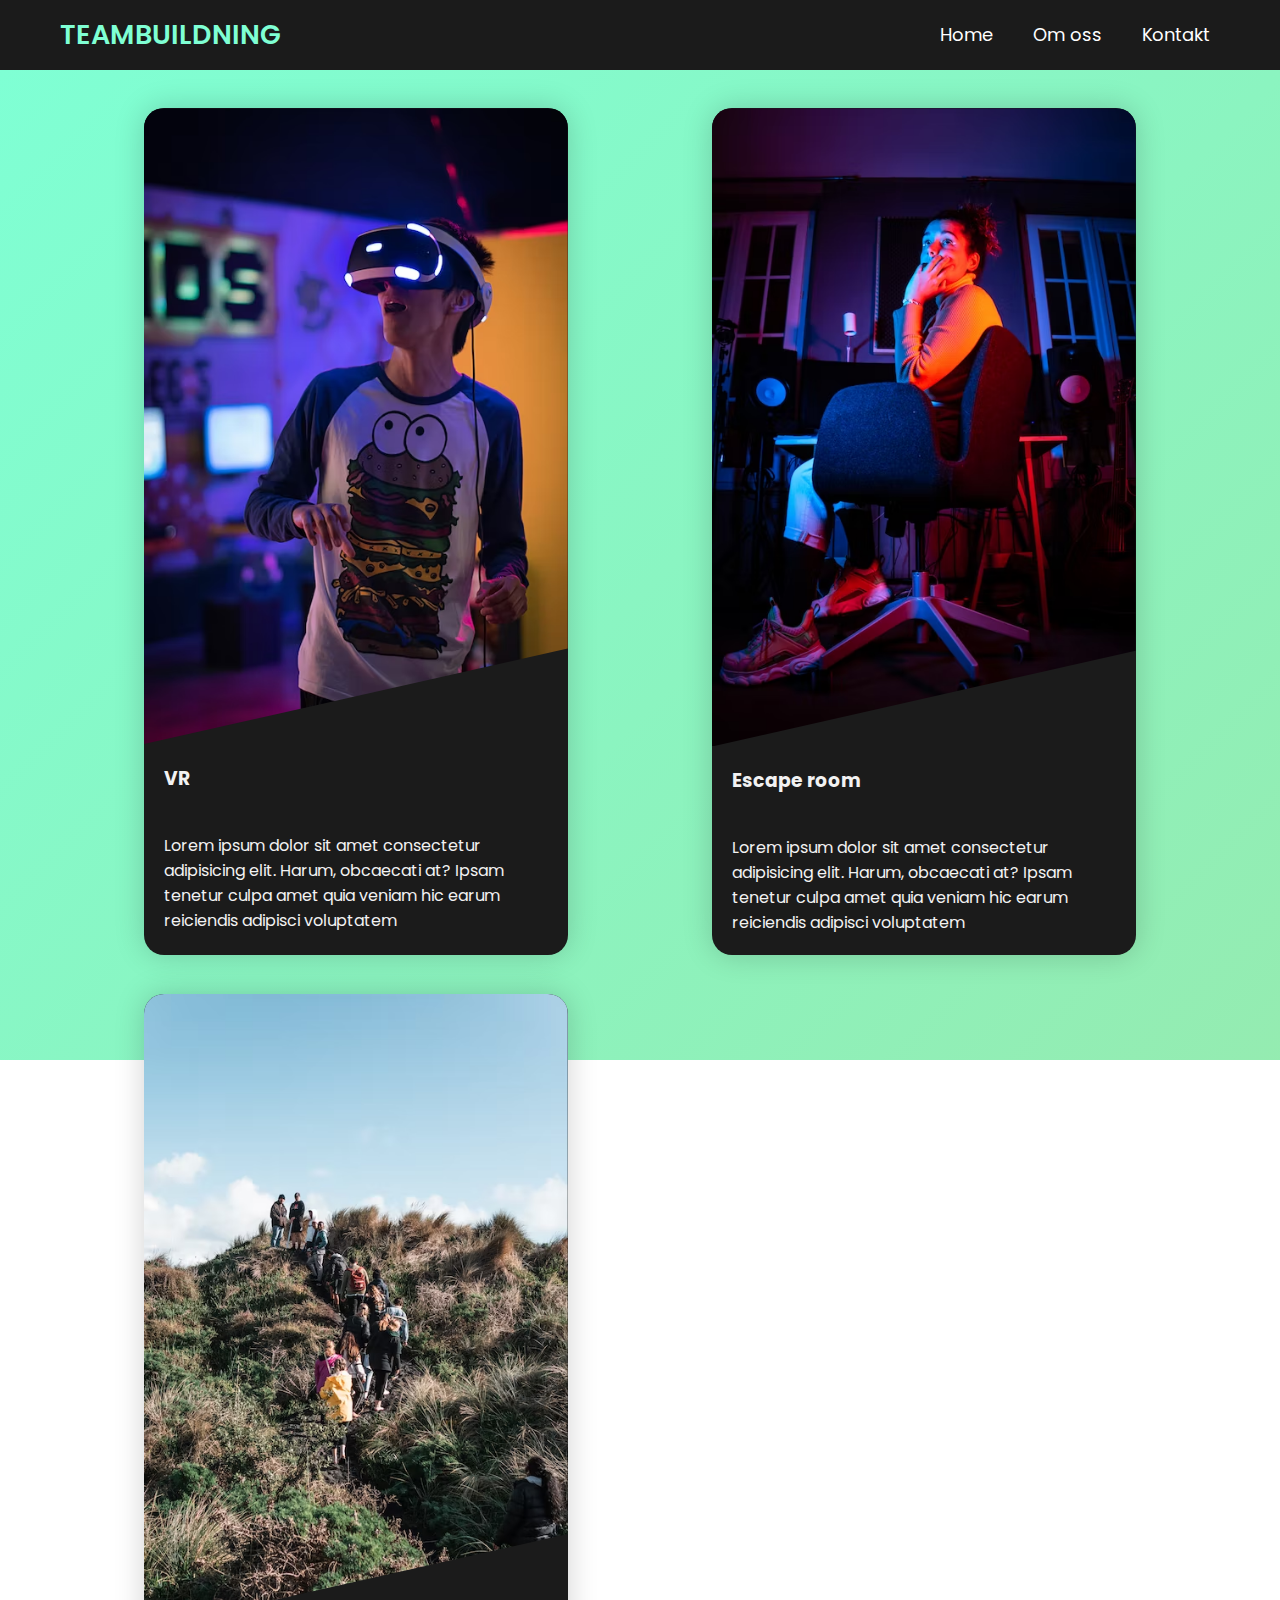
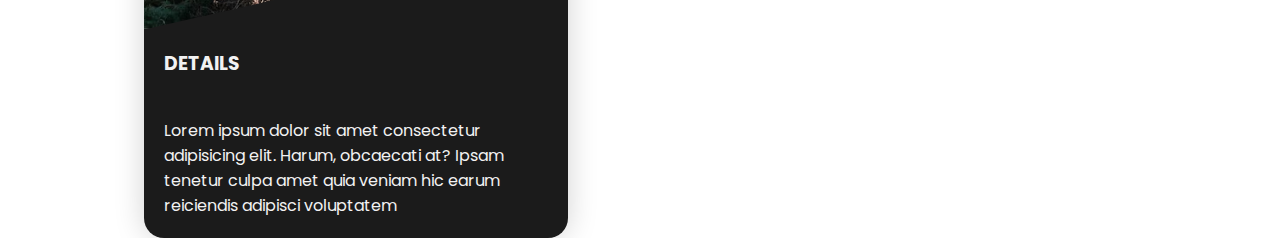
<file: aktivitet.html>
<!DOCTYPE html>
<html lang="en">

<head>
    <meta charset="UTF-8">
    <meta http-equiv="X-UA-Compatible" content="IE=edge">
    <meta name="viewport" content="width=device-width, initial-scale=1.0">
    <title>Aktiviteter</title>
    <link rel="stylesheet" href="./css/stylesheet.css">
    <link rel="stylesheet" href="https://unpkg.com/boxicons@latest/css/boxicons.min.css">
    <title>AKTIVITETER</title>
</head>

<body>
    <nav>
        <div class="logo"> TEAMBUILDNING </div>
        <label for="btn" class="icon">
            <i class='bx bx-menu'></i>
        </label>
        <input type="checkbox" id="btn">
        <ul id="hej" class="hide">
            <li> <a href="index.html"> Home</a>
            <li>
                <label for="btn-1" class="show"> <a href="aktivitet.html"> Aktiviter</a></label>
                <input type="checkbox" id="btn-1">
                <!-- <a href="aktivitet.html" class="hej"> Aktiviteter</a> -->
                <ul>
                    <li> <a href=""> VR-SPEL</a></li>
                    <li> <a href=""> ESCAPEROOM</a></li>
                    <li> <a href=""> VANDRING</a></li>
                </ul>
            </li>
            <li>
                <a href="omoss.html"> Om oss</a>
            </li>
            <li>
                <a href="kontakt.html"> Kontakt</a>
            </li>
        </ul>
    </nav>

    <div id="aktiviteter_body">
    <div class="cards">
        <div class="card card1">
            <div class="container">
                <img src="img/VR.avif">
            </div>
            <div class="details">
                <h3> VR</h3>
                <p>Lorem ipsum dolor sit
                    amet consectetur adipisicing elit.
                    Harum, obcaecati at? Ipsam tenetur culpa
                    amet quia veniam hic earum reiciendis
                    adipisci voluptatem</p>
            </div>
        </div>
        <div class="card card2">
            <div class="container">
                <img src="img/escape.avif">
            </div>
            <div class="details">
                <h3> Escape room</h3>
                <p>Lorem ipsum dolor sit
                    amet consectetur adipisicing elit.
                    Harum, obcaecati at? Ipsam tenetur culpa
                    amet quia veniam hic earum reiciendis
                    adipisci voluptatem</p>
            </div>
        </div>
        <div class="card card3">
            <div class="container">
                <img src="img/vandra.avif">
            </div>
            <div class="details">
                <h3> DETAILS</h3>
                <p>Lorem ipsum dolor sit
                    amet consectetur adipisicing elit.
                    Harum, obcaecati at? Ipsam tenetur culpa
                    amet quia veniam hic earum reiciendis
                    adipisci voluptatem</p>
            </div>
        </div>
    </div>
</div>
</body>

</html>
</file>
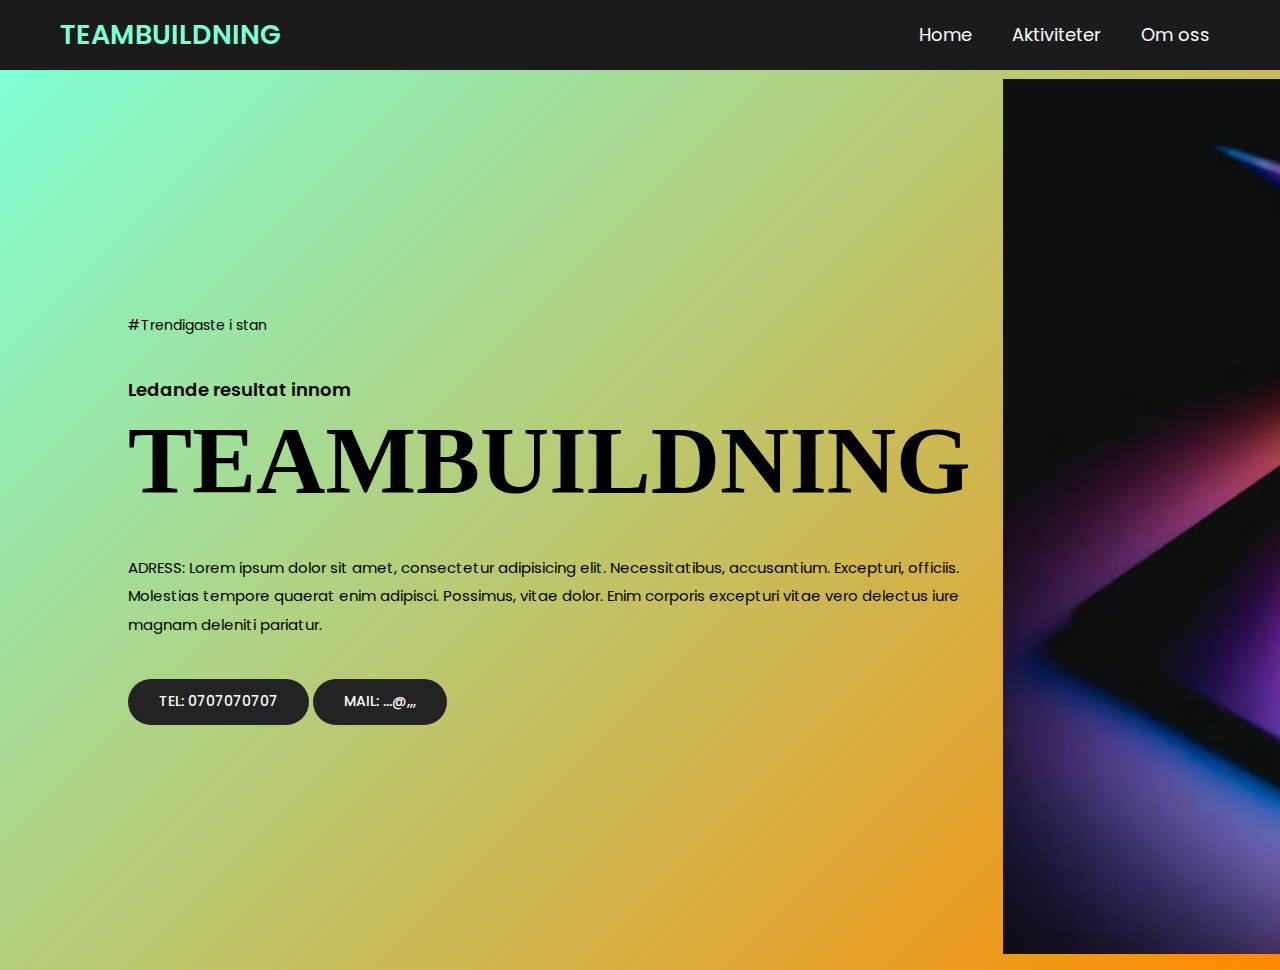
<file: kontakt.html>
<!DOCTYPE html>
<html lang="en">
<head>
    <meta charset="UTF-8">
    <meta http-equiv="X-UA-Compatible" content="IE=edge">
    <meta name="viewport" content="width=device-width, initial-scale=1.0">
    <title>Kontakta oss!</title>
    <link rel="stylesheet" href="./css/stylesheet.css">
    <link rel="stylesheet" href="https://unpkg.com/boxicons@latest/css/boxicons.min.css" >
    <link rel="preconnect" href="https://fonts.googleapis.com">
    <link rel="preconnect" href="https://fonts.gstatic.com" crossorigin>
    <link href="https://fonts.googleapis.com/css2?family=Permanent+Marker&family=Poppins:wght@300;400;500;600;700;800;900&display=swap" rel="stylesheet">

</head>
<body>
    <nav>
        <div class="logo"> TEAMBUILDNING </div>
        <label for="btn" class="icon">
            <i class='bx bx-menu'></i>
        </label>
        <input type="checkbox" id="btn">
        <ul id="hej" class="hide">
            <li> <a href="index.html"> Home</a>
            <li>
                <label for="btn-1" class="show"> <a href="aktivitet.html"> Aktiviter</a></label>
                <input type="checkbox" id="btn-1">
                <a href="aktivitet.html" class="hej"> Aktiviteter</a>
                <ul>
                    <li> <a href=""> VR-SPEL</a></li>
                    <li> <a href=""> ESCAPEROOM</a></li>
                    <li> <a href=""> VANDRING</a></li>
                </ul>
            </li>
            <li>
                <a href="omoss.html"> Om oss</a>
            </li>
            <li>
                <!-- <a href="kontakt.html"> Kontakt</a> -->
            </li>
        </ul>
    </nav>

    <section class = "hero">
        <div class="hero-text">
            <h5>#Trendigaste i stan</h5>
            <h4>Ledande resultat innom</h4>
            <h1>TEAMBUILDNING</h1>
            <p> ADRESS: Lorem ipsum dolor sit amet, consectetur adipisicing elit. Necessitatibus, accusantium. Excepturi, officiis. Molestias tempore quaerat enim adipisci. Possimus, vitae dolor. Enim corporis excepturi vitae vero delectus iure magnam deleniti pariatur.
            </p>
            <a href="aktivitet.html"> tel: 0707070707</a>
            <a href="omoss.html"> mail: ...@,,,</a>
        </div>

        <div class="hero-img">
            <img src="img/computer-kontakt.avif"
        </div>
    </section>
    
</body>
</html>
</file>
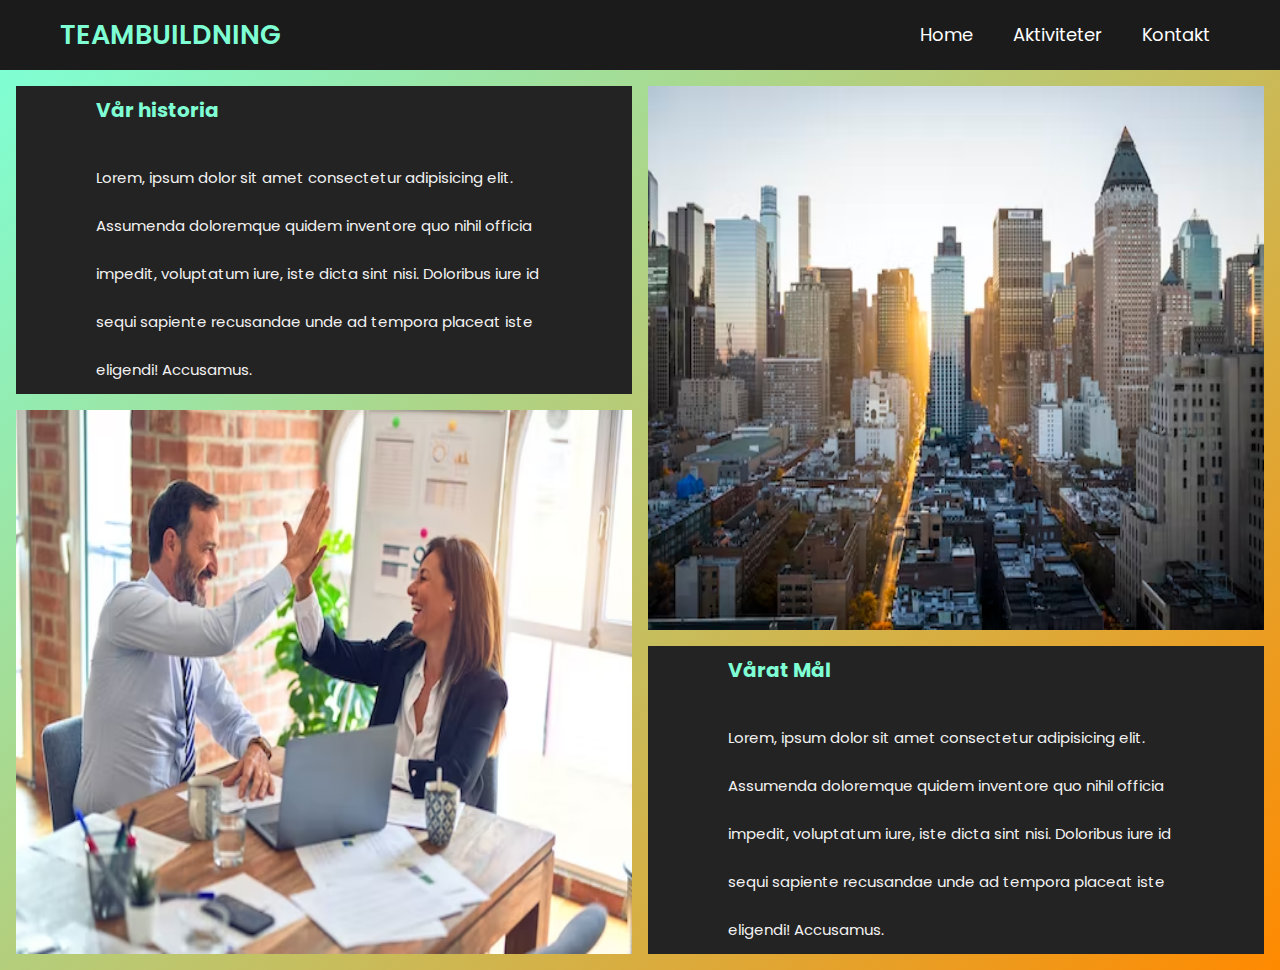
<file: omoss.html>
<!DOCTYPE html>
<html lang="en">
    <head>
        <meta charset="UTF-8">
        <meta http-equiv="X-UA-Compatible" content="IE=edge">
        <meta name="viewport" content="width=device-width, initial-scale=1.0">
        <title>Document</title>
        <link rel="stylesheet" href="./css/stylesheet.css">
        <link rel="stylesheet" href="https://unpkg.com/boxicons@latest/css/boxicons.min.css" >
    </head>
<body>
    <nav>
        <div class="logo"> TEAMBUILDNING </div>
        <label for="btn" class="icon">
            <i class='bx bx-menu'></i>
        </label>
        <input type="checkbox" id="btn">
        <ul id="hej" class="hide">
            <li> <a href="index.html"> Home</a>
            <li>
                <label for="btn-1" class="show"> <a href="aktivitet.html"> Aktiviter</a></label>
                <input type="checkbox" id="btn-1">
                <a href="aktivitet.html" class="hej"> Aktiviteter</a>
                <ul>
                    <li> <a href=""> VR-SPEL</a></li>
                    <li> <a href=""> ESCAPEROOM</a></li>
                    <li> <a href=""> VANDRING</a></li>
                </ul>
            </li>
            <li>
                <!-- <a href="omoss.html"> Om oss</a> -->
            </li>
            <li>
                <a href="kontakt.html"> Kontakt</a>
            </li>
        </ul>
    </nav>
    
    <div class="omoss_page"> 

    <section class="historia">
        <h1 class="omoss-titel"> Vår historia</h1>
        <p class="omoss-text">Lorem, ipsum dolor sit amet consectetur adipisicing elit. 
            Assumenda doloremque quidem inventore quo nihil officia 
            impedit, voluptatum iure, iste dicta sint nisi. 
            Doloribus iure id sequi sapiente recusandae unde 
            ad tempora placeat iste eligendi! Accusamus.</p>
    </section>

    <section class="historiabild">
        <img src="img/histroia.avif" alt="Skyscrapor">
    </section>

    <section class="goal">
        <h1 class="omoss-titel"> Vårat Mål</h1>
        <p class="omoss-text">Lorem, ipsum dolor sit amet consectetur adipisicing elit. 
            Assumenda doloremque quidem inventore quo nihil officia 
            impedit, voluptatum iure, iste dicta sint nisi. 
            Doloribus iure id sequi sapiente recusandae unde 
            ad tempora placeat iste eligendi! Accusamus.</p>
    </section>

    <section class="goalbild">
        <img src="img/omoss-goal.avif" alt="Kvinna och man som skakar hand">
    </section>

    </div>
</body>
</html>
</file>
<file: css/stylesheet.css>
/* NAVBAR*/
@import url('https://fonts.googleapis.com/css2?family=Poppins&display=swap');


*{
    margin: 0;
    padding: 0;
    box-sizing: border-box;
    font-family: 'Poppins', sans-serif;
    list-style: none;
    text-decoration: none;
}

.index_page{
    height: 119vh;
    background: linear-gradient(-45deg, #ff8a00, aquamarine);
}

nav{
    background: #1b1b1b;
}

nav:after{
    content: '';
    clear: both;
    display: table;
}

nav .logo{
    float: left;
    color: aquamarine;
    font-size: 27px;
    font-weight: 600;
    line-height: 70px;
    padding-left: 60px;
}

nav ul{
    float: right;
    list-style: none;
    margin-right: 40px;
    position: relative;
}

nav ul li{
    float: left;
    display: inline-block;
    background: #1b1b1b;
    margin: 0 5px;
}

nav ul li a{
    color: white;
    text-decoration: none;
    line-height: 70px;
    font-size: 18px;
    padding: 8px 15px;

}

nav ul li a:hover{
    color: aquamarine;
    border-radius: 5px;
    box-shadow: 0 0 5px aquamarine,
                0 0 5px aquamarine;    
}

nav ul ul li a:hover{
    color: orange;
    box-shadow: none;
}

nav ul ul{
    position: absolute;
    top: 90px;
    border-top: 3px solid aquamarine;
    opacity: 0;
    visibility: hidden;
    transition: top .3s;
}

nav ul li:hover > ul{
    top: 70px;
    opacity: 1;
    visibility: visible;
}

nav ul ul li{
    position: relative;
    margin: 0px;
    width: 150px;
    float: none;
    display: list-item;
    border-bottom: 1px solid aquamarine;
}

nav ul ul li a{
    line-height: 50px;
}

.show, .icon, input{
    display: none;
}


.center{
    position: absolute;
    padding: 20% 20%;
    text-align: center;
}

.center h1{
    text-align: center ;
    text-transform: uppercase;
}

.center a{
    border: 4px solid;
    padding: 2% 8%;
    text-decoration: none;
    text-transform: uppercase;
    font-size: 100%;
    margin-top: 5%;
    display: inline-block;
    border-radius: 20px;
    color: #1b1b1b;
}

.center a:hover{
    color: green;
}

#index_bilder {
    background: linear-gradient( 90deg, orange, aquamarine);
    width: 100%;
    display: flex;
    align-content: end;
    justify-content: space-around;
    padding: 1% 1% 1% 1%;

}

#index_bilder img{
    height: 20%;
    width: 20%;
}

.mobilbildindex{
    visibility: hidden;
}

.cards{
    justify-content: center;
    height: 90px;
}


/* OM OSS telefon*/
.omoge{
    display: flex;
    flex-direction: column;
    justify-content: center;
}

.historia{
    grid-area: goal;
    background-color: #242323;
    display: flex;
    align-items: center;
    flex-wrap: wrap;
    line-height: 2px;
}

.omoss-titel{
    margin-bottom: 1em;
    font-size: medium;
}

.omoss-text{
    font-size: small;
}




/* OM OSS SIDA */

.omoss_page{
    display: grid;
    height: 100vh;
    grid-template-columns: 1fr 1fr;
    grid-template-rows: 1fr 1fr 1fr;
    grid-template-areas: 
    'hst historiabild'
    'goalbild historiabild'
    'goalbild goal ' ;
    padding: 1em 1em 1em 1em;
    row-gap: 1em;
    column-gap: 1em;
    background: linear-gradient(-45deg, #ff8a00, aquamarine);
    overflow: hidden;
}

.omoss-text{
    color: #f2f2f2;
    font-size: 15px;
}

.omoss-titel{
    color: aquamarine;
    font-size: 20px;
}
.historia{
    grid-area: hst;
    background-color: #242323;
    display: flex;
    align-items: center;
    flex-wrap: wrap;
    padding-left: 5em;
    padding-right: 5em;
    line-height: 3em;
}

.historiabild{
    grid-area: historiabild;
}

.historiabild img{
    height: 100%;
    width: 100%;
}

.goal{
    grid-area: goal;
    background-color: #242323;
    display: flex;
    align-items: center;
    flex-wrap: wrap;
    padding-left: 5em;
    padding-right: 5em;
    line-height: 3em;
}

.goalbild{
    grid-area: goalbild;
}

.goalbild img{
    height: 100%;
    width: 100%;
}

/* AKTIVITETER*/


#aktiviteter_body{
    font-family: 'Poppins',sans-serif;
    background: linear-gradient(-45deg, #ff8a00, #7fffd4);
    background-size: 600% 600%;
    animation: gradient 15s ease infinite; 
    height: 110vh;
}

@keyframes gradient{
    0% {
        background-position: 0% 50%;
    }
    50% {
        background-position: 100% 50%;
    }
    100% {
        background-position: 0% 50%;
    }
}


.cards{
    display: grid;
    grid-template-columns: repeat(auto-fit, minmax(400px,1fr)); 
    padding: 2.4em;
    grid-gap: 2.4em;
    padding-left: 9em;
}

.card{
    background-color: #1b1b1b;
    border-radius: 20px;
    box-shadow: 0 0 30px rgba(0,0,0,0.18);
    width: 80%;
}

.container{
    position: relative;
    clip-path: polygon(0 0,100% 0, 100% 85%, 0 100%);
    width: 100%;
}

.container img{
    width: 100%;
    display: block;
    border-radius: 20px 20px 0 0;
    
}

.details{
    color: #f2f2f2;
    
}

.cards p{
    padding: 20px;
}

.cards h3{
    padding: 20px;
}


/* KONTAKTA */
.hero{
    height: 100%;
    width: 100%;
    min-height: 100vh;
    background: linear-gradient(-45deg, #ff8a00, aquamarine );
    position: relative;
    display: grid;
    grid-template-columns: repeat(2, 1fr);
    align-items: center;
    gap: 2rem; 
}

.hero{
    padding: 0 10%;
}

.hero-text h5{
    font-size: 14px;
    font-weight: 400;
    margin-bottom: 40px;
}

.hero-text h1{
   font-family: 'Permanent Marker', cursive; 
   font-size: 600%;
   line-height: 1;
   margin: 0 0 45px;
}

.hero-text h4{
    font-size: 18px;
    font-weight: 600;
    margin-bottom: 10px;
}

.hero-text p{
    font-size: 15px;
    line-height: 1.9;
    margin-bottom: 40px;
}

.hero-text a{
    display: inline-block;
    background: #242323;
    border: 1px solid transparent;
    padding: 12px 30px;
    line-height: 1.4;
    font-size: 14px;
    font-weight: 500;
    border-radius: 30px;
    text-transform: uppercase;
    color: white;
}

.hero-text a:hover{
    background: rgb(74, 71, 61);
    transform: translateX(4px);
}
.hero-img img{
    width: 700px;
    height: auto;
}
@media (max-width: 800px) {
    nav ul{
        float: left;
        margin-right: 0;
    }
    nav.logo{
        width: 100%;

    }

    nav ul li, nav ul ul li{
        display: block;
        width: 100%;
    }

    nav ul ul{
        top: 70px;
        position: static;
        border-top: none;
        float: none;
        display: none;
        opacity: 1;
        visibility: visible;
    }

    nav ul ul li{
        border-bottom: 0px;
    }

    nav ul ul a{
        padding-left: 30px;
    }

    .show{
        display: block;
        color: white;
        font-size: 18px;
        padding-left: 0px;
        line-height: 70px;
        cursor: pointer;
    }

    .show:hover{
        color: aquamarine;
    }

    .hide{
        display: none;
    }
    
    .icon {
        display: block;
        color: white;
        position: absolute;
        padding: 10px 10px 10px 10px;
        right: 40px;
        line-height: 70px;
        font-size: 25px;
        cursor: pointer;
        width: 50px;
        height: 50px;
        float: right;
    }
    

    .hej{
        display: none;
    }
    nav ul li a:hover{
        box-shadow: none;
    }

    [id^=btn]:checked + ul {
        display: block;

    }

    #aktiviteter_body{
        height: 300vh;
    }

    /* KONTAKT */
    header{
        padding: 15px 3%;
        transition: .2s;
    }
    section{
        padding: 0 5%;
        transition: .2s;
    }

    .hero-text{
        padding-top: 10%;
    }

    .hero{
        height: 100%;
        gap: 1rem;
        grid-template-columns: 1fr;
    }

    .hero-text h1{
        font-size: 300%;
        margin: 0 0 30px;
    }

    .hero-text h5{
        margin-bottom: 25px;
        width: 50%;
    }

    .hero-img img{
        width: 100%;
        align-items: center;
    }

    /* OMOSS */
    .omoss_page{
        display: grid;
        height: 220vh;
        grid-template-columns: 1fr;
        grid-template-rows: 1fr 1fr 1fr 1fr;
        grid-template-areas: 
        'hst'
        'historiabild'
        'goal'
        'goalbild ' ;
        padding: 1em 1em 1em 1em;
        row-gap: 1em;
        column-gap: 1em;
        background: linear-gradient(-45deg, #ff8a00, aquamarine);
        overflow: hidden;
    }

    .omoss-text{
        color: #f2f2f2;
        font-size: 15px;
        line-height: 2.8em;
        padding-bottom: 20px;
    }
    
    .omoss-titel{
        color: aquamarine;
        font-size: 20px;
        padding-top: 1em;
    }
    .historia{
        grid-area: hst;
        background-color: #242323;
        display: flex;
        align-items: center;
        flex-wrap: wrap;
        padding-left: 5em;
        padding-right: 5em;
        width: 90%;
        justify-self: center;
    }
    
    .historiabild{
        grid-area: historiabild;
        height: 100%;
    }
    
    /* .historiabild img{
    } */
    
    .goal{
        grid-area: goal;
        background-color: #242323;
        display: flex;
        align-items: center;
        flex-wrap: wrap;
        padding-left: 5em;
        padding-right: 5em;
        width: 90%;
        justify-self: center;
    }
    
    .goalbild{
        grid-area: goalbild;
        height: 100%;
    }

    /* INDEX  */

    .index_page{
        background-size: cover;
        height: 120vh;
        background: linear-gradient(-45deg, #ff8a00, aquamarine);
        overflow: hidden;
    }

    .center{
        position: absolute;
        padding: 10%;
        text-align: center;
    }
    
    .center h1{
        text-align: center ;
        text-transform: uppercase;
    }

    .teambuilding{
        font-family: 'Permanent Marker', cursive; 
    }
    
    .center h2 {
        font-size: medium;
        width: auto;
    }
    
    .center a{
        border: 4px solid;
        padding: 2% 8%;
        text-decoration: none;
        text-transform: uppercase;
        font-size: 100%;
        margin-top: 5%;
        display: inline-block;
        border-radius: 20px;
        color: #1b1b1b;
    }
    
    .center a:hover{
        color: green;
    }
    
    #index_bilder {
        visibility: hidden;
    }
       
    .mobilbildindex{
        visibility: visible;
        height: 50vh;
        margin: 80% 25%;
        display: flex;
        align-self: flex-end;
    }
}
</file>
